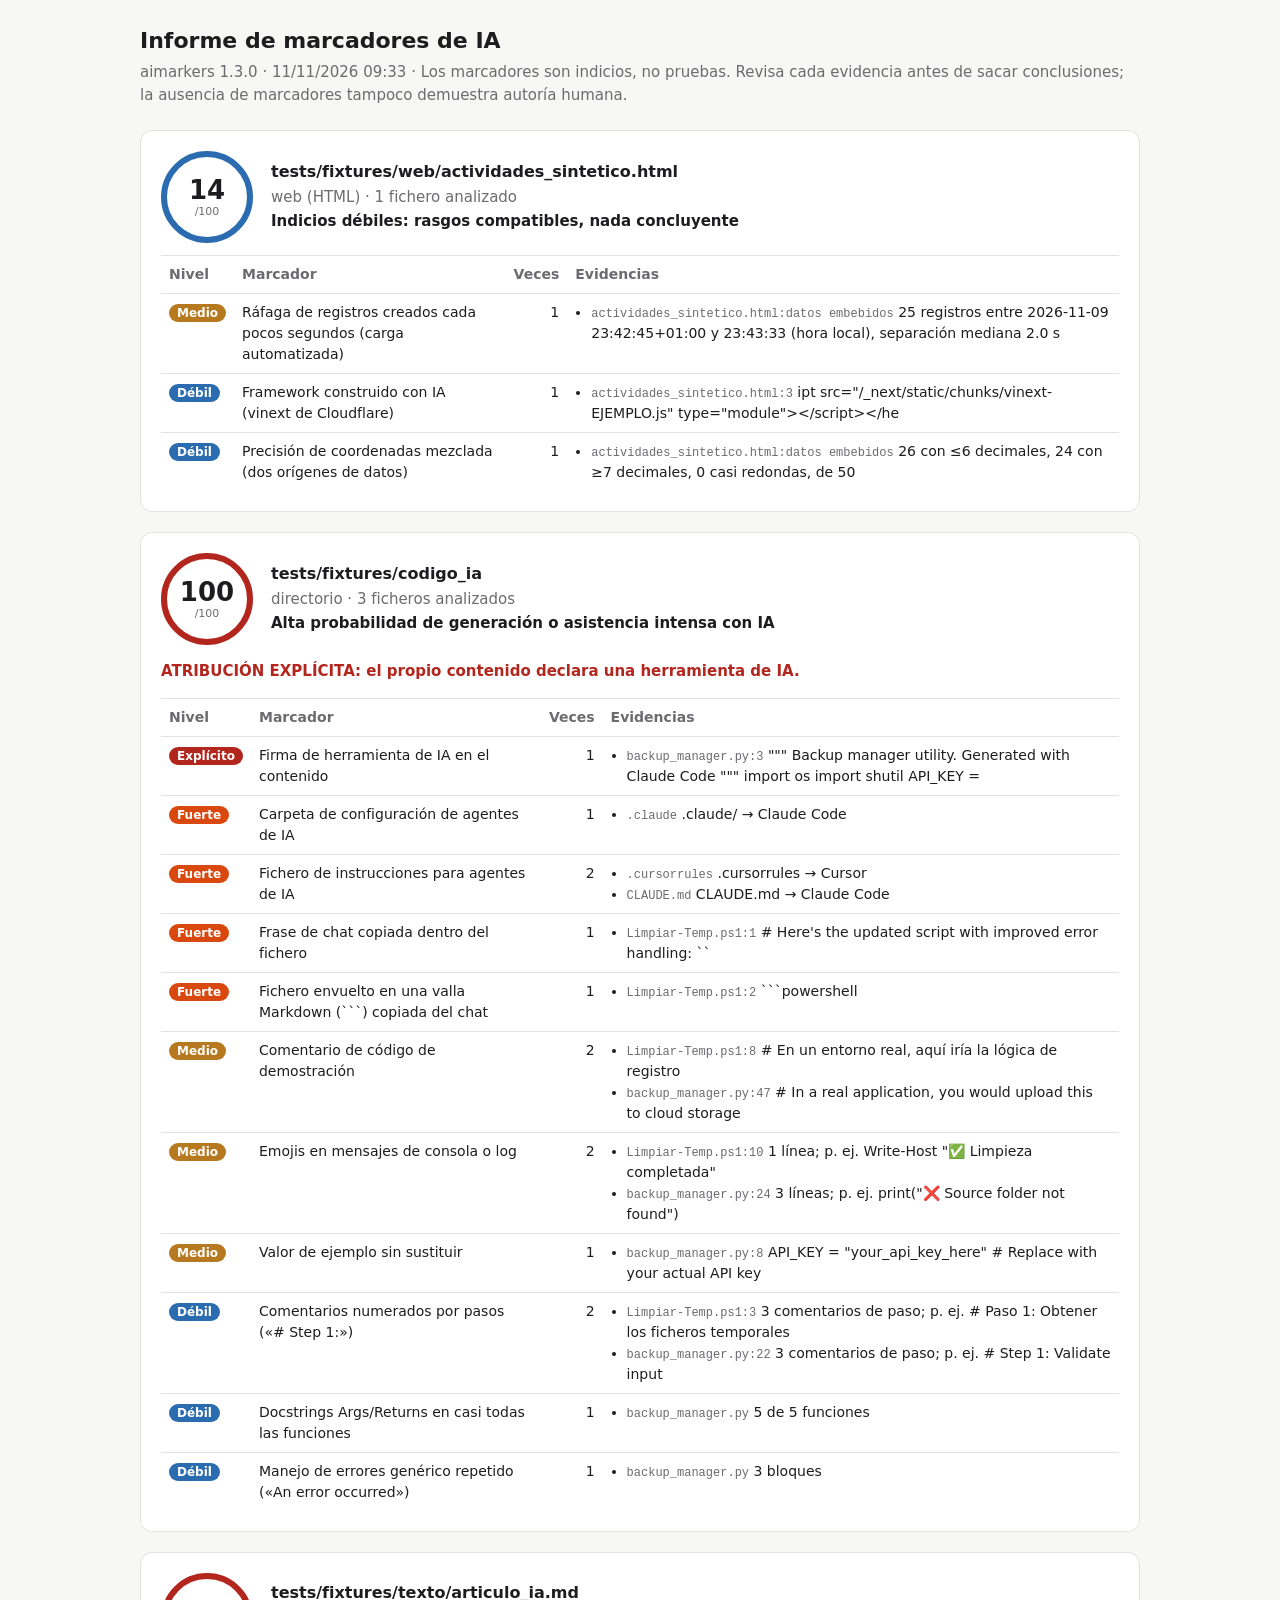
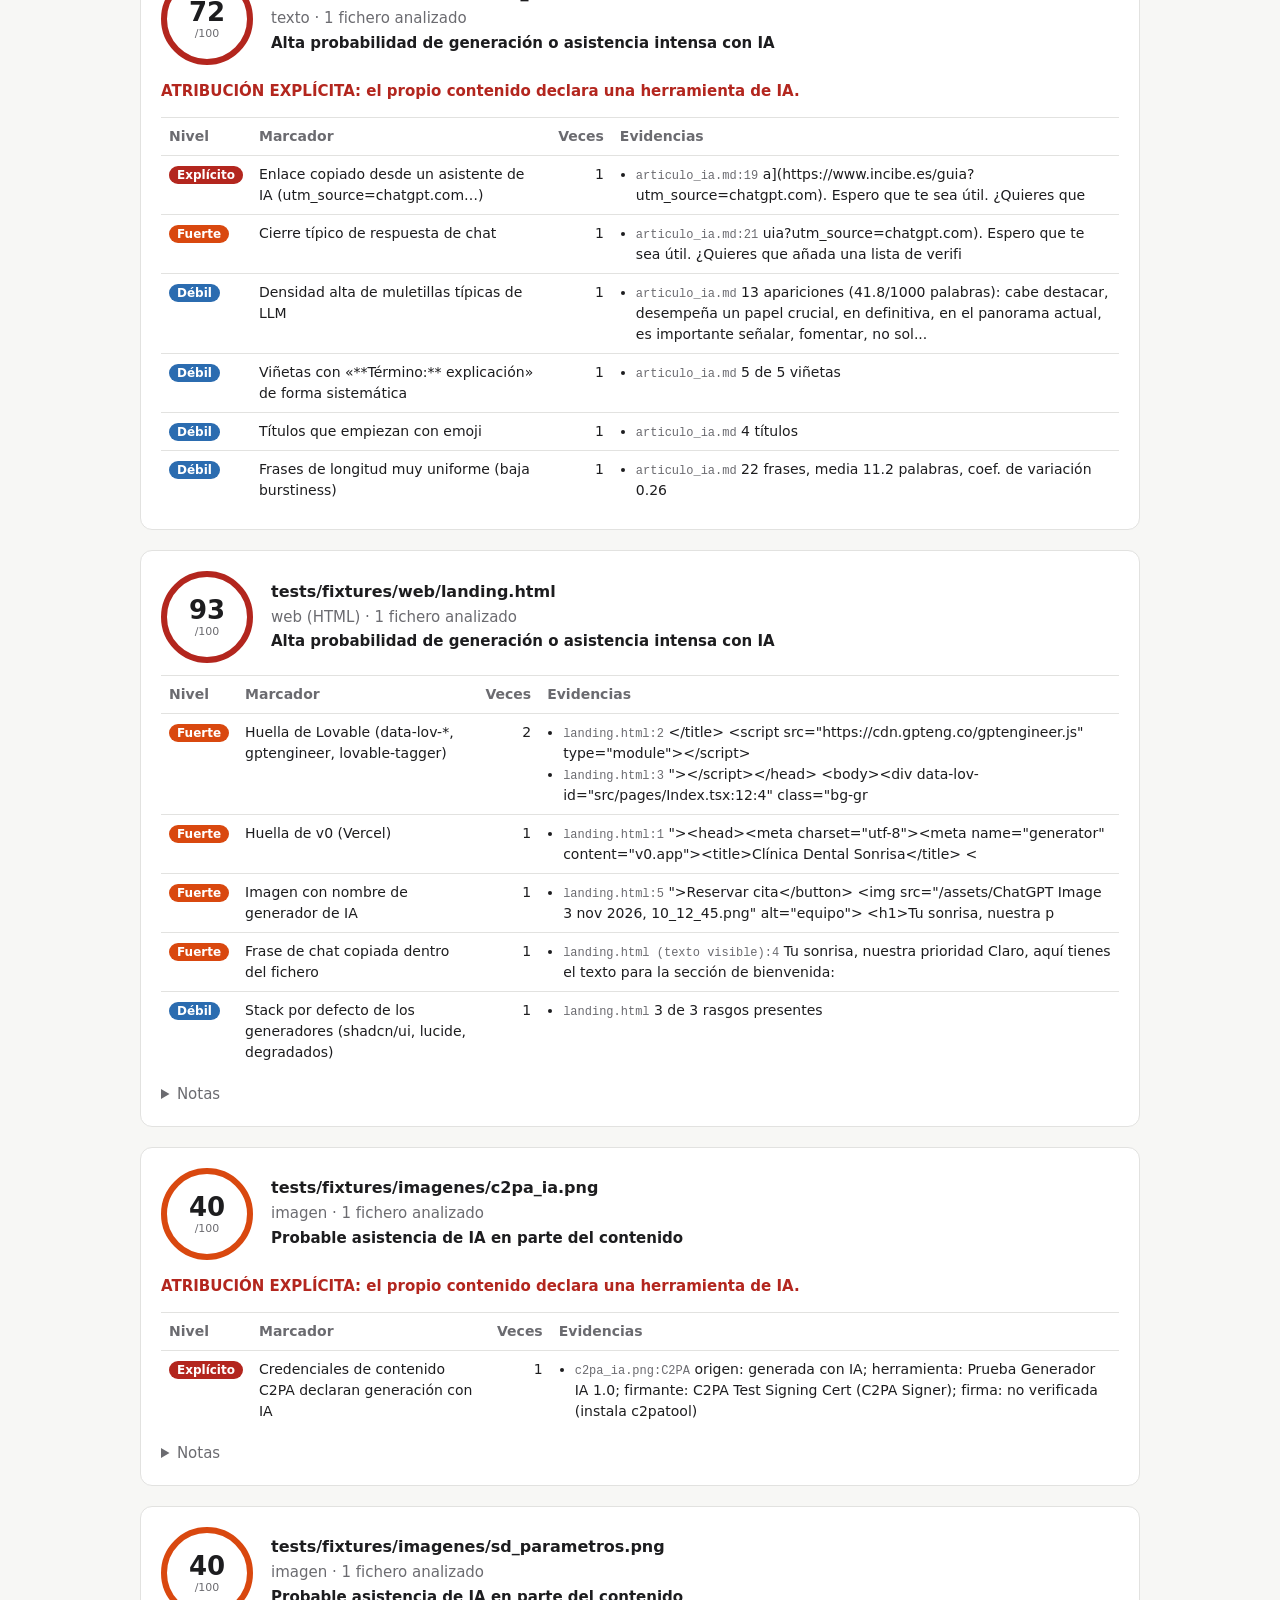
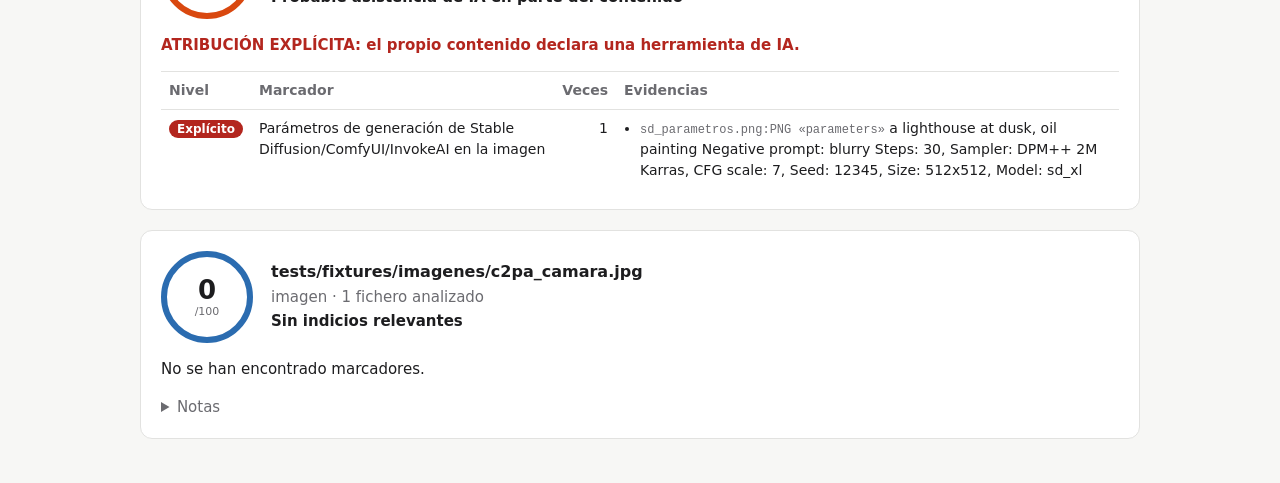
<file: ejemplos/informe_ejemplo.html>
<!doctype html>
<html lang="es"><head><meta charset="utf-8"><meta name="viewport" content="width=device-width, initial-scale=1">
<title>aimarkers · Informe de marcadores de IA</title>
<style>
:root { --bg:#f7f7f5; --card:#fff; --txt:#1d1d1f; --sub:#6b6b70; --borde:#e2e2e0;
  --exp:#b3261e; --fue:#d9480f; --med:#b7791f; --deb:#2b6cb0; }
@media (prefers-color-scheme: dark) { :root { --bg:#141416; --card:#1e1e21; --txt:#ececee; --sub:#9a9aa0;
  --borde:#2e2e33; --exp:#ff6b62; --fue:#ff8a4c; --med:#f2b84b; --deb:#6aa8ff; } }
* { box-sizing:border-box } body { margin:0; background:var(--bg); color:var(--txt);
  font:15px/1.5 system-ui,-apple-system,"Segoe UI",sans-serif; padding:24px 16px }
main { max-width:1000px; margin:0 auto } h1 { font-size:22px; margin:0 0 4px }
.aviso { color:var(--sub); margin:0 0 24px }
section { background:var(--card); border:1px solid var(--borde); border-radius:12px; padding:20px; margin-bottom:20px }
.cabecera { display:flex; gap:18px; align-items:center; margin-bottom:12px }
.cabecera h2 { font-size:16px; margin:0; word-break:break-all } .meta { color:var(--sub); margin:2px 0 }
.banda { margin:2px 0; font-weight:600 }
.marcador { flex:0 0 92px; width:92px; height:92px; border-radius:50%; display:flex; flex-direction:column;
  align-items:center; justify-content:center; border:6px solid var(--borde); line-height:1 }
.marcador span { font-size:26px; font-weight:700 } .marcador small { color:var(--sub); font-size:11px; margin-top:3px }
.alta { border-color:var(--exp) } .media { border-color:var(--fue) }
.baja { border-color:var(--med) } .nula { border-color:var(--deb) }
.explicita { color:var(--exp); font-weight:600 }
table { width:100%; border-collapse:collapse; font-size:14px } th,td { text-align:left; vertical-align:top;
  padding:8px; border-top:1px solid var(--borde) } th { color:var(--sub); font-weight:600 }
td ul { margin:0; padding-left:16px } code { font-size:12px; color:var(--sub) } .num { text-align:right }
.nivel { font-size:12px; font-weight:700; padding:2px 8px; border-radius:99px; color:#fff; white-space:nowrap }
.explicito { background:var(--exp) } .fuerte { background:var(--fue) } .medio { background:var(--med) }
.debil { background:var(--deb) } .mas { color:var(--sub); list-style:none }
details { margin-top:12px; color:var(--sub) }
@media (max-width:640px) { table, tbody, tr, td { display:block } thead { display:none }
  td { border:none; padding:4px 0 } tr { border-top:1px solid var(--borde); padding:8px 0 }
  td.num { text-align:left; color:var(--sub) } td.num::before { content:"Veces: " } }

</style></head>
<body><main>
<h1>Informe de marcadores de IA</h1>
<p class="aviso">aimarkers 1.3.0 · 11/11/2026 09:33 · Los marcadores son indicios, no pruebas. Revisa cada evidencia antes de sacar conclusiones; la ausencia de marcadores tampoco demuestra autoría humana.</p>

<section>
  <div class="cabecera">
    <div class="marcador nula"><span>14</span><small>/100</small></div>
    <div><h2>tests/fixtures/web/actividades_sintetico.html</h2>
      <p class="meta">web (HTML) · 1 fichero analizado</p>
      <p class="banda">Indicios débiles: rasgos compatibles, nada concluyente</p></div>
  </div>
  <table><thead><tr><th>Nivel</th><th>Marcador</th><th>Veces</th><th>Evidencias</th></tr></thead><tbody><tr><td><span class='nivel medio'>Medio</span></td><td>Ráfaga de registros creados cada pocos segundos (carga automatizada)</td><td class='num'>1</td><td><ul><li><code>actividades_sintetico.html:datos embebidos</code> 25 registros entre 2026-11-09 23:42:45+01:00 y 23:43:33 (hora local), separación mediana 2.0 s</li></ul></td></tr><tr><td><span class='nivel debil'>Débil</span></td><td>Framework construido con IA (vinext de Cloudflare)</td><td class='num'>1</td><td><ul><li><code>actividades_sintetico.html:3</code> ipt src=&quot;/_next/static/chunks/vinext-EJEMPLO.js&quot; type=&quot;module&quot;&gt;&lt;/script&gt;&lt;/he</li></ul></td></tr><tr><td><span class='nivel debil'>Débil</span></td><td>Precisión de coordenadas mezclada (dos orígenes de datos)</td><td class='num'>1</td><td><ul><li><code>actividades_sintetico.html:datos embebidos</code> 26 con ≤6 decimales, 24 con ≥7 decimales, 0 casi redondas, de 50</li></ul></td></tr></tbody></table>
</section>
<section>
  <div class="cabecera">
    <div class="marcador alta"><span>100</span><small>/100</small></div>
    <div><h2>tests/fixtures/codigo_ia</h2>
      <p class="meta">directorio · 3 ficheros analizados</p>
      <p class="banda">Alta probabilidad de generación o asistencia intensa con IA</p></div>
  </div>
  <p class='explicita'>ATRIBUCIÓN EXPLÍCITA: el propio contenido declara una herramienta de IA.</p><table><thead><tr><th>Nivel</th><th>Marcador</th><th>Veces</th><th>Evidencias</th></tr></thead><tbody><tr><td><span class='nivel explicito'>Explícito</span></td><td>Firma de herramienta de IA en el contenido</td><td class='num'>1</td><td><ul><li><code>backup_manager.py:3</code> &quot;&quot;&quot; Backup manager utility. Generated with Claude Code &quot;&quot;&quot; import os import shutil API_KEY =</li></ul></td></tr><tr><td><span class='nivel fuerte'>Fuerte</span></td><td>Carpeta de configuración de agentes de IA</td><td class='num'>1</td><td><ul><li><code>.claude</code> .claude/ → Claude Code</li></ul></td></tr><tr><td><span class='nivel fuerte'>Fuerte</span></td><td>Fichero de instrucciones para agentes de IA</td><td class='num'>2</td><td><ul><li><code>.cursorrules</code> .cursorrules → Cursor</li><li><code>CLAUDE.md</code> CLAUDE.md → Claude Code</li></ul></td></tr><tr><td><span class='nivel fuerte'>Fuerte</span></td><td>Frase de chat copiada dentro del fichero</td><td class='num'>1</td><td><ul><li><code>Limpiar-Temp.ps1:1</code> # Here&#x27;s the updated script with improved error handling: ``</li></ul></td></tr><tr><td><span class='nivel fuerte'>Fuerte</span></td><td>Fichero envuelto en una valla Markdown (```) copiada del chat</td><td class='num'>1</td><td><ul><li><code>Limpiar-Temp.ps1:2</code> ```powershell</li></ul></td></tr><tr><td><span class='nivel medio'>Medio</span></td><td>Comentario de código de demostración</td><td class='num'>2</td><td><ul><li><code>Limpiar-Temp.ps1:8</code> # En un entorno real, aquí iría la lógica de registro</li><li><code>backup_manager.py:47</code> # In a real application, you would upload this to cloud storage</li></ul></td></tr><tr><td><span class='nivel medio'>Medio</span></td><td>Emojis en mensajes de consola o log</td><td class='num'>2</td><td><ul><li><code>Limpiar-Temp.ps1:10</code> 1 línea; p. ej. Write-Host &quot;✅ Limpieza completada&quot;</li><li><code>backup_manager.py:24</code> 3 líneas; p. ej. print(&quot;❌ Source folder not found&quot;)</li></ul></td></tr><tr><td><span class='nivel medio'>Medio</span></td><td>Valor de ejemplo sin sustituir</td><td class='num'>1</td><td><ul><li><code>backup_manager.py:8</code> API_KEY = &quot;your_api_key_here&quot; # Replace with your actual API key</li></ul></td></tr><tr><td><span class='nivel debil'>Débil</span></td><td>Comentarios numerados por pasos («# Step 1:»)</td><td class='num'>2</td><td><ul><li><code>Limpiar-Temp.ps1:3</code> 3 comentarios de paso; p. ej. # Paso 1: Obtener los ficheros temporales</li><li><code>backup_manager.py:22</code> 3 comentarios de paso; p. ej. # Step 1: Validate input</li></ul></td></tr><tr><td><span class='nivel debil'>Débil</span></td><td>Docstrings Args/Returns en casi todas las funciones</td><td class='num'>1</td><td><ul><li><code>backup_manager.py</code> 5 de 5 funciones</li></ul></td></tr><tr><td><span class='nivel debil'>Débil</span></td><td>Manejo de errores genérico repetido («An error occurred»)</td><td class='num'>1</td><td><ul><li><code>backup_manager.py</code> 3 bloques</li></ul></td></tr></tbody></table>
</section>
<section>
  <div class="cabecera">
    <div class="marcador alta"><span>72</span><small>/100</small></div>
    <div><h2>tests/fixtures/texto/articulo_ia.md</h2>
      <p class="meta">texto · 1 fichero analizado</p>
      <p class="banda">Alta probabilidad de generación o asistencia intensa con IA</p></div>
  </div>
  <p class='explicita'>ATRIBUCIÓN EXPLÍCITA: el propio contenido declara una herramienta de IA.</p><table><thead><tr><th>Nivel</th><th>Marcador</th><th>Veces</th><th>Evidencias</th></tr></thead><tbody><tr><td><span class='nivel explicito'>Explícito</span></td><td>Enlace copiado desde un asistente de IA (utm_source=chatgpt.com…)</td><td class='num'>1</td><td><ul><li><code>articulo_ia.md:19</code> a](https://www.incibe.es/guia?utm_source=chatgpt.com). Espero que te sea útil. ¿Quieres que</li></ul></td></tr><tr><td><span class='nivel fuerte'>Fuerte</span></td><td>Cierre típico de respuesta de chat</td><td class='num'>1</td><td><ul><li><code>articulo_ia.md:21</code> uia?utm_source=chatgpt.com). Espero que te sea útil. ¿Quieres que añada una lista de verifi</li></ul></td></tr><tr><td><span class='nivel debil'>Débil</span></td><td>Densidad alta de muletillas típicas de LLM</td><td class='num'>1</td><td><ul><li><code>articulo_ia.md</code> 13 apariciones (41.8/1000 palabras): cabe destacar, desempeña un papel crucial, en definitiva, en el panorama actual, es importante señalar, fomentar, no sol...</li></ul></td></tr><tr><td><span class='nivel debil'>Débil</span></td><td>Viñetas con «**Término:** explicación» de forma sistemática</td><td class='num'>1</td><td><ul><li><code>articulo_ia.md</code> 5 de 5 viñetas</li></ul></td></tr><tr><td><span class='nivel debil'>Débil</span></td><td>Títulos que empiezan con emoji</td><td class='num'>1</td><td><ul><li><code>articulo_ia.md</code> 4 títulos</li></ul></td></tr><tr><td><span class='nivel debil'>Débil</span></td><td>Frases de longitud muy uniforme (baja burstiness)</td><td class='num'>1</td><td><ul><li><code>articulo_ia.md</code> 22 frases, media 11.2 palabras, coef. de variación 0.26</li></ul></td></tr></tbody></table>
</section>
<section>
  <div class="cabecera">
    <div class="marcador alta"><span>93</span><small>/100</small></div>
    <div><h2>tests/fixtures/web/landing.html</h2>
      <p class="meta">web (HTML) · 1 fichero analizado</p>
      <p class="banda">Alta probabilidad de generación o asistencia intensa con IA</p></div>
  </div>
  <table><thead><tr><th>Nivel</th><th>Marcador</th><th>Veces</th><th>Evidencias</th></tr></thead><tbody><tr><td><span class='nivel fuerte'>Fuerte</span></td><td>Huella de Lovable (data-lov-*, gptengineer, lovable-tagger)</td><td class='num'>2</td><td><ul><li><code>landing.html:2</code> &lt;/title&gt; &lt;script src=&quot;https://cdn.gpteng.co/gptengineer.js&quot; type=&quot;module&quot;&gt;&lt;/script&gt;</li><li><code>landing.html:3</code> &quot;&gt;&lt;/script&gt;&lt;/head&gt; &lt;body&gt;&lt;div data-lov-id=&quot;src/pages/Index.tsx:12:4&quot; class=&quot;bg-gr</li></ul></td></tr><tr><td><span class='nivel fuerte'>Fuerte</span></td><td>Huella de v0 (Vercel)</td><td class='num'>1</td><td><ul><li><code>landing.html:1</code> &quot;&gt;&lt;head&gt;&lt;meta charset=&quot;utf-8&quot;&gt;&lt;meta name=&quot;generator&quot; content=&quot;v0.app&quot;&gt;&lt;title&gt;Clínica Dental Sonrisa&lt;/title&gt; &lt;</li></ul></td></tr><tr><td><span class='nivel fuerte'>Fuerte</span></td><td>Imagen con nombre de generador de IA</td><td class='num'>1</td><td><ul><li><code>landing.html:5</code> &quot;&gt;Reservar cita&lt;/button&gt; &lt;img src=&quot;/assets/ChatGPT Image 3 nov 2026, 10_12_45.png&quot; alt=&quot;equipo&quot;&gt; &lt;h1&gt;Tu sonrisa, nuestra p</li></ul></td></tr><tr><td><span class='nivel fuerte'>Fuerte</span></td><td>Frase de chat copiada dentro del fichero</td><td class='num'>1</td><td><ul><li><code>landing.html (texto visible):4</code> Tu sonrisa, nuestra prioridad Claro, aquí tienes el texto para la sección de bienvenida:</li></ul></td></tr><tr><td><span class='nivel debil'>Débil</span></td><td>Stack por defecto de los generadores (shadcn/ui, lucide, degradados)</td><td class='num'>1</td><td><ul><li><code>landing.html</code> 3 de 3 rasgos presentes</li></ul></td></tr></tbody></table><details><summary>Notas</summary><ul><li>landing.html: meta generator = «v0.app»</li></ul></details>
</section>
<section>
  <div class="cabecera">
    <div class="marcador media"><span>40</span><small>/100</small></div>
    <div><h2>tests/fixtures/imagenes/c2pa_ia.png</h2>
      <p class="meta">imagen · 1 fichero analizado</p>
      <p class="banda">Probable asistencia de IA en parte del contenido</p></div>
  </div>
  <p class='explicita'>ATRIBUCIÓN EXPLÍCITA: el propio contenido declara una herramienta de IA.</p><table><thead><tr><th>Nivel</th><th>Marcador</th><th>Veces</th><th>Evidencias</th></tr></thead><tbody><tr><td><span class='nivel explicito'>Explícito</span></td><td>Credenciales de contenido C2PA declaran generación con IA</td><td class='num'>1</td><td><ul><li><code>c2pa_ia.png:C2PA</code> origen: generada con IA; herramienta: Prueba Generador IA 1.0; firmante: C2PA Test Signing Cert (C2PA Signer); firma: no verificada (instala c2patool)</li></ul></td></tr></tbody></table><details><summary>Notas</summary><ul><li>c2patool no está instalado: las firmas C2PA no se han verificado (brew install c2patool).</li></ul></details>
</section>
<section>
  <div class="cabecera">
    <div class="marcador media"><span>40</span><small>/100</small></div>
    <div><h2>tests/fixtures/imagenes/sd_parametros.png</h2>
      <p class="meta">imagen · 1 fichero analizado</p>
      <p class="banda">Probable asistencia de IA en parte del contenido</p></div>
  </div>
  <p class='explicita'>ATRIBUCIÓN EXPLÍCITA: el propio contenido declara una herramienta de IA.</p><table><thead><tr><th>Nivel</th><th>Marcador</th><th>Veces</th><th>Evidencias</th></tr></thead><tbody><tr><td><span class='nivel explicito'>Explícito</span></td><td>Parámetros de generación de Stable Diffusion/ComfyUI/InvokeAI en la imagen</td><td class='num'>1</td><td><ul><li><code>sd_parametros.png:PNG «parameters»</code> a lighthouse at dusk, oil painting Negative prompt: blurry Steps: 30, Sampler: DPM++ 2M Karras, CFG scale: 7, Seed: 12345, Size: 512x512, Model: sd_xl</li></ul></td></tr></tbody></table>
</section>
<section>
  <div class="cabecera">
    <div class="marcador nula"><span>0</span><small>/100</small></div>
    <div><h2>tests/fixtures/imagenes/c2pa_camara.jpg</h2>
      <p class="meta">imagen · 1 fichero analizado</p>
      <p class="banda">Sin indicios relevantes</p></div>
  </div>
  <p>No se han encontrado marcadores.</p><details><summary>Notas</summary><ul><li>c2patool no está instalado: las firmas C2PA no se han verificado (brew install c2patool).</li><li>c2pa_camara.jpg: credenciales C2PA sin declaración de IA (origen: captura digital (cámara); herramienta: Prueba Cámara 2.3; firmante: C2PA Test Signing Cert (C2PA Signer); firma: no verificada (instala c2patool)).</li></ul></details>
</section>
</main></body></html>
</file>
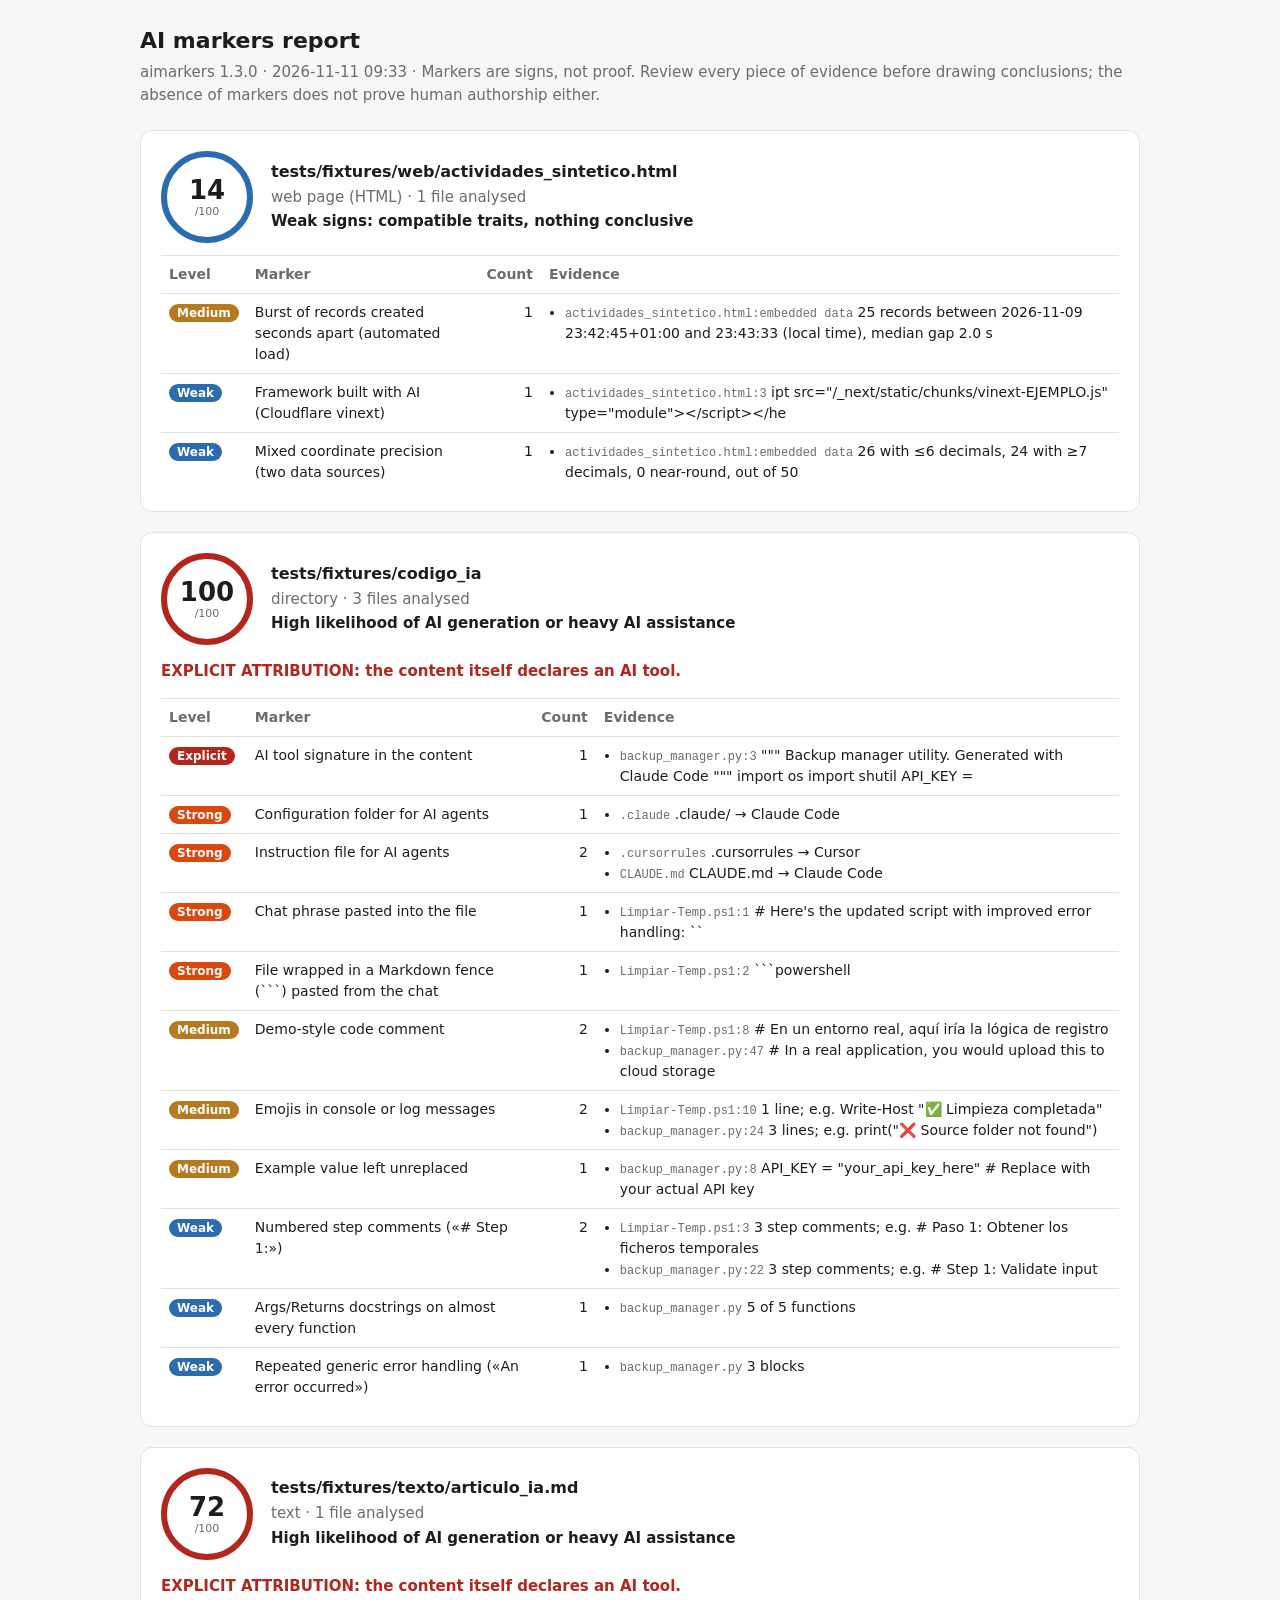
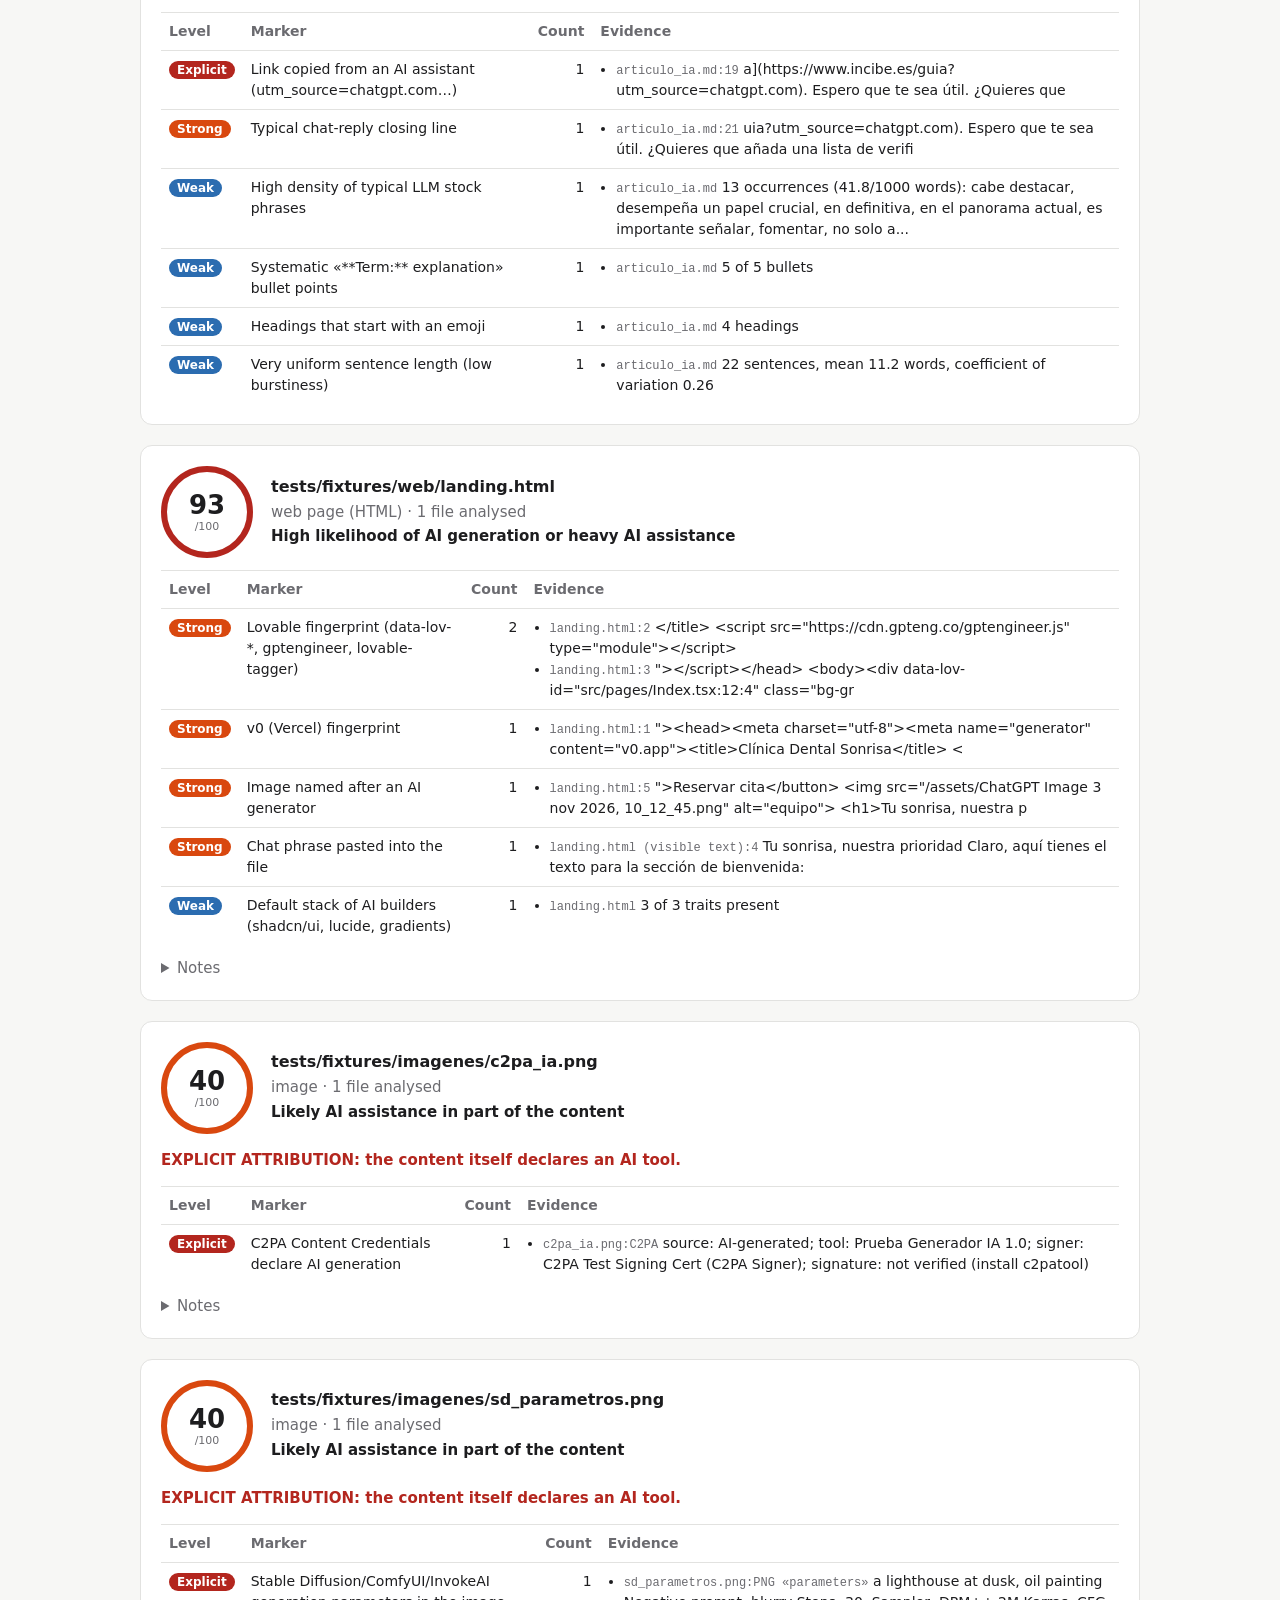
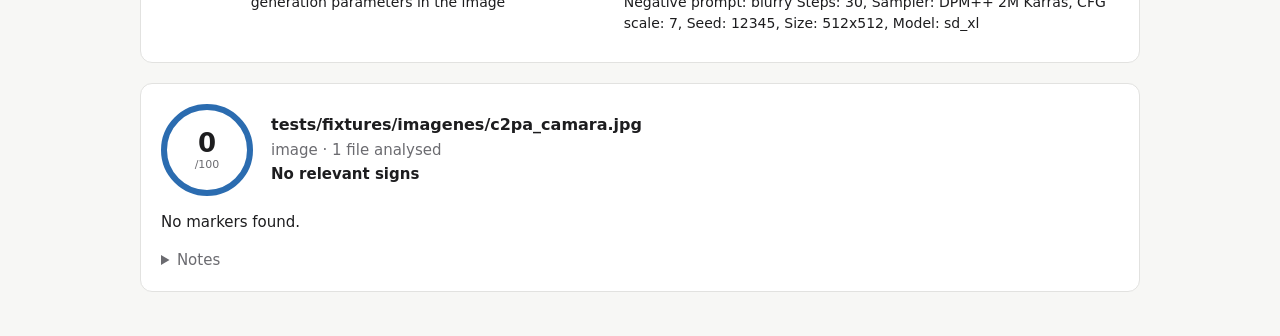
<file: ejemplos/report_example.html>
<!doctype html>
<html lang="en"><head><meta charset="utf-8"><meta name="viewport" content="width=device-width, initial-scale=1">
<title>aimarkers · AI markers report</title>
<style>
:root { --bg:#f7f7f5; --card:#fff; --txt:#1d1d1f; --sub:#6b6b70; --borde:#e2e2e0;
  --exp:#b3261e; --fue:#d9480f; --med:#b7791f; --deb:#2b6cb0; }
@media (prefers-color-scheme: dark) { :root { --bg:#141416; --card:#1e1e21; --txt:#ececee; --sub:#9a9aa0;
  --borde:#2e2e33; --exp:#ff6b62; --fue:#ff8a4c; --med:#f2b84b; --deb:#6aa8ff; } }
* { box-sizing:border-box } body { margin:0; background:var(--bg); color:var(--txt);
  font:15px/1.5 system-ui,-apple-system,"Segoe UI",sans-serif; padding:24px 16px }
main { max-width:1000px; margin:0 auto } h1 { font-size:22px; margin:0 0 4px }
.aviso { color:var(--sub); margin:0 0 24px }
section { background:var(--card); border:1px solid var(--borde); border-radius:12px; padding:20px; margin-bottom:20px }
.cabecera { display:flex; gap:18px; align-items:center; margin-bottom:12px }
.cabecera h2 { font-size:16px; margin:0; word-break:break-all } .meta { color:var(--sub); margin:2px 0 }
.banda { margin:2px 0; font-weight:600 }
.marcador { flex:0 0 92px; width:92px; height:92px; border-radius:50%; display:flex; flex-direction:column;
  align-items:center; justify-content:center; border:6px solid var(--borde); line-height:1 }
.marcador span { font-size:26px; font-weight:700 } .marcador small { color:var(--sub); font-size:11px; margin-top:3px }
.alta { border-color:var(--exp) } .media { border-color:var(--fue) }
.baja { border-color:var(--med) } .nula { border-color:var(--deb) }
.explicita { color:var(--exp); font-weight:600 }
table { width:100%; border-collapse:collapse; font-size:14px } th,td { text-align:left; vertical-align:top;
  padding:8px; border-top:1px solid var(--borde) } th { color:var(--sub); font-weight:600 }
td ul { margin:0; padding-left:16px } code { font-size:12px; color:var(--sub) } .num { text-align:right }
.nivel { font-size:12px; font-weight:700; padding:2px 8px; border-radius:99px; color:#fff; white-space:nowrap }
.explicito { background:var(--exp) } .fuerte { background:var(--fue) } .medio { background:var(--med) }
.debil { background:var(--deb) } .mas { color:var(--sub); list-style:none }
details { margin-top:12px; color:var(--sub) }
@media (max-width:640px) { table, tbody, tr, td { display:block } thead { display:none }
  td { border:none; padding:4px 0 } tr { border-top:1px solid var(--borde); padding:8px 0 }
  td.num { text-align:left; color:var(--sub) } td.num::before { content:"Count: " } }

</style></head>
<body><main>
<h1>AI markers report</h1>
<p class="aviso">aimarkers 1.3.0 · 2026-11-11 09:33 · Markers are signs, not proof. Review every piece of evidence before drawing conclusions; the absence of markers does not prove human authorship either.</p>

<section>
  <div class="cabecera">
    <div class="marcador nula"><span>14</span><small>/100</small></div>
    <div><h2>tests/fixtures/web/actividades_sintetico.html</h2>
      <p class="meta">web page (HTML) · 1 file analysed</p>
      <p class="banda">Weak signs: compatible traits, nothing conclusive</p></div>
  </div>
  <table><thead><tr><th>Level</th><th>Marker</th><th>Count</th><th>Evidence</th></tr></thead><tbody><tr><td><span class='nivel medio'>Medium</span></td><td>Burst of records created seconds apart (automated load)</td><td class='num'>1</td><td><ul><li><code>actividades_sintetico.html:embedded data</code> 25 records between 2026-11-09 23:42:45+01:00 and 23:43:33 (local time), median gap 2.0 s</li></ul></td></tr><tr><td><span class='nivel debil'>Weak</span></td><td>Framework built with AI (Cloudflare vinext)</td><td class='num'>1</td><td><ul><li><code>actividades_sintetico.html:3</code> ipt src=&quot;/_next/static/chunks/vinext-EJEMPLO.js&quot; type=&quot;module&quot;&gt;&lt;/script&gt;&lt;/he</li></ul></td></tr><tr><td><span class='nivel debil'>Weak</span></td><td>Mixed coordinate precision (two data sources)</td><td class='num'>1</td><td><ul><li><code>actividades_sintetico.html:embedded data</code> 26 with ≤6 decimals, 24 with ≥7 decimals, 0 near-round, out of 50</li></ul></td></tr></tbody></table>
</section>
<section>
  <div class="cabecera">
    <div class="marcador alta"><span>100</span><small>/100</small></div>
    <div><h2>tests/fixtures/codigo_ia</h2>
      <p class="meta">directory · 3 files analysed</p>
      <p class="banda">High likelihood of AI generation or heavy AI assistance</p></div>
  </div>
  <p class='explicita'>EXPLICIT ATTRIBUTION: the content itself declares an AI tool.</p><table><thead><tr><th>Level</th><th>Marker</th><th>Count</th><th>Evidence</th></tr></thead><tbody><tr><td><span class='nivel explicito'>Explicit</span></td><td>AI tool signature in the content</td><td class='num'>1</td><td><ul><li><code>backup_manager.py:3</code> &quot;&quot;&quot; Backup manager utility. Generated with Claude Code &quot;&quot;&quot; import os import shutil API_KEY =</li></ul></td></tr><tr><td><span class='nivel fuerte'>Strong</span></td><td>Configuration folder for AI agents</td><td class='num'>1</td><td><ul><li><code>.claude</code> .claude/ → Claude Code</li></ul></td></tr><tr><td><span class='nivel fuerte'>Strong</span></td><td>Instruction file for AI agents</td><td class='num'>2</td><td><ul><li><code>.cursorrules</code> .cursorrules → Cursor</li><li><code>CLAUDE.md</code> CLAUDE.md → Claude Code</li></ul></td></tr><tr><td><span class='nivel fuerte'>Strong</span></td><td>Chat phrase pasted into the file</td><td class='num'>1</td><td><ul><li><code>Limpiar-Temp.ps1:1</code> # Here&#x27;s the updated script with improved error handling: ``</li></ul></td></tr><tr><td><span class='nivel fuerte'>Strong</span></td><td>File wrapped in a Markdown fence (```) pasted from the chat</td><td class='num'>1</td><td><ul><li><code>Limpiar-Temp.ps1:2</code> ```powershell</li></ul></td></tr><tr><td><span class='nivel medio'>Medium</span></td><td>Demo-style code comment</td><td class='num'>2</td><td><ul><li><code>Limpiar-Temp.ps1:8</code> # En un entorno real, aquí iría la lógica de registro</li><li><code>backup_manager.py:47</code> # In a real application, you would upload this to cloud storage</li></ul></td></tr><tr><td><span class='nivel medio'>Medium</span></td><td>Emojis in console or log messages</td><td class='num'>2</td><td><ul><li><code>Limpiar-Temp.ps1:10</code> 1 line; e.g. Write-Host &quot;✅ Limpieza completada&quot;</li><li><code>backup_manager.py:24</code> 3 lines; e.g. print(&quot;❌ Source folder not found&quot;)</li></ul></td></tr><tr><td><span class='nivel medio'>Medium</span></td><td>Example value left unreplaced</td><td class='num'>1</td><td><ul><li><code>backup_manager.py:8</code> API_KEY = &quot;your_api_key_here&quot; # Replace with your actual API key</li></ul></td></tr><tr><td><span class='nivel debil'>Weak</span></td><td>Numbered step comments («# Step 1:»)</td><td class='num'>2</td><td><ul><li><code>Limpiar-Temp.ps1:3</code> 3 step comments; e.g. # Paso 1: Obtener los ficheros temporales</li><li><code>backup_manager.py:22</code> 3 step comments; e.g. # Step 1: Validate input</li></ul></td></tr><tr><td><span class='nivel debil'>Weak</span></td><td>Args/Returns docstrings on almost every function</td><td class='num'>1</td><td><ul><li><code>backup_manager.py</code> 5 of 5 functions</li></ul></td></tr><tr><td><span class='nivel debil'>Weak</span></td><td>Repeated generic error handling («An error occurred»)</td><td class='num'>1</td><td><ul><li><code>backup_manager.py</code> 3 blocks</li></ul></td></tr></tbody></table>
</section>
<section>
  <div class="cabecera">
    <div class="marcador alta"><span>72</span><small>/100</small></div>
    <div><h2>tests/fixtures/texto/articulo_ia.md</h2>
      <p class="meta">text · 1 file analysed</p>
      <p class="banda">High likelihood of AI generation or heavy AI assistance</p></div>
  </div>
  <p class='explicita'>EXPLICIT ATTRIBUTION: the content itself declares an AI tool.</p><table><thead><tr><th>Level</th><th>Marker</th><th>Count</th><th>Evidence</th></tr></thead><tbody><tr><td><span class='nivel explicito'>Explicit</span></td><td>Link copied from an AI assistant (utm_source=chatgpt.com…)</td><td class='num'>1</td><td><ul><li><code>articulo_ia.md:19</code> a](https://www.incibe.es/guia?utm_source=chatgpt.com). Espero que te sea útil. ¿Quieres que</li></ul></td></tr><tr><td><span class='nivel fuerte'>Strong</span></td><td>Typical chat-reply closing line</td><td class='num'>1</td><td><ul><li><code>articulo_ia.md:21</code> uia?utm_source=chatgpt.com). Espero que te sea útil. ¿Quieres que añada una lista de verifi</li></ul></td></tr><tr><td><span class='nivel debil'>Weak</span></td><td>High density of typical LLM stock phrases</td><td class='num'>1</td><td><ul><li><code>articulo_ia.md</code> 13 occurrences (41.8/1000 words): cabe destacar, desempeña un papel crucial, en definitiva, en el panorama actual, es importante señalar, fomentar, no solo a...</li></ul></td></tr><tr><td><span class='nivel debil'>Weak</span></td><td>Systematic «**Term:** explanation» bullet points</td><td class='num'>1</td><td><ul><li><code>articulo_ia.md</code> 5 of 5 bullets</li></ul></td></tr><tr><td><span class='nivel debil'>Weak</span></td><td>Headings that start with an emoji</td><td class='num'>1</td><td><ul><li><code>articulo_ia.md</code> 4 headings</li></ul></td></tr><tr><td><span class='nivel debil'>Weak</span></td><td>Very uniform sentence length (low burstiness)</td><td class='num'>1</td><td><ul><li><code>articulo_ia.md</code> 22 sentences, mean 11.2 words, coefficient of variation 0.26</li></ul></td></tr></tbody></table>
</section>
<section>
  <div class="cabecera">
    <div class="marcador alta"><span>93</span><small>/100</small></div>
    <div><h2>tests/fixtures/web/landing.html</h2>
      <p class="meta">web page (HTML) · 1 file analysed</p>
      <p class="banda">High likelihood of AI generation or heavy AI assistance</p></div>
  </div>
  <table><thead><tr><th>Level</th><th>Marker</th><th>Count</th><th>Evidence</th></tr></thead><tbody><tr><td><span class='nivel fuerte'>Strong</span></td><td>Lovable fingerprint (data-lov-*, gptengineer, lovable-tagger)</td><td class='num'>2</td><td><ul><li><code>landing.html:2</code> &lt;/title&gt; &lt;script src=&quot;https://cdn.gpteng.co/gptengineer.js&quot; type=&quot;module&quot;&gt;&lt;/script&gt;</li><li><code>landing.html:3</code> &quot;&gt;&lt;/script&gt;&lt;/head&gt; &lt;body&gt;&lt;div data-lov-id=&quot;src/pages/Index.tsx:12:4&quot; class=&quot;bg-gr</li></ul></td></tr><tr><td><span class='nivel fuerte'>Strong</span></td><td>v0 (Vercel) fingerprint</td><td class='num'>1</td><td><ul><li><code>landing.html:1</code> &quot;&gt;&lt;head&gt;&lt;meta charset=&quot;utf-8&quot;&gt;&lt;meta name=&quot;generator&quot; content=&quot;v0.app&quot;&gt;&lt;title&gt;Clínica Dental Sonrisa&lt;/title&gt; &lt;</li></ul></td></tr><tr><td><span class='nivel fuerte'>Strong</span></td><td>Image named after an AI generator</td><td class='num'>1</td><td><ul><li><code>landing.html:5</code> &quot;&gt;Reservar cita&lt;/button&gt; &lt;img src=&quot;/assets/ChatGPT Image 3 nov 2026, 10_12_45.png&quot; alt=&quot;equipo&quot;&gt; &lt;h1&gt;Tu sonrisa, nuestra p</li></ul></td></tr><tr><td><span class='nivel fuerte'>Strong</span></td><td>Chat phrase pasted into the file</td><td class='num'>1</td><td><ul><li><code>landing.html (visible text):4</code> Tu sonrisa, nuestra prioridad Claro, aquí tienes el texto para la sección de bienvenida:</li></ul></td></tr><tr><td><span class='nivel debil'>Weak</span></td><td>Default stack of AI builders (shadcn/ui, lucide, gradients)</td><td class='num'>1</td><td><ul><li><code>landing.html</code> 3 of 3 traits present</li></ul></td></tr></tbody></table><details><summary>Notes</summary><ul><li>landing.html: meta generator = «v0.app»</li></ul></details>
</section>
<section>
  <div class="cabecera">
    <div class="marcador media"><span>40</span><small>/100</small></div>
    <div><h2>tests/fixtures/imagenes/c2pa_ia.png</h2>
      <p class="meta">image · 1 file analysed</p>
      <p class="banda">Likely AI assistance in part of the content</p></div>
  </div>
  <p class='explicita'>EXPLICIT ATTRIBUTION: the content itself declares an AI tool.</p><table><thead><tr><th>Level</th><th>Marker</th><th>Count</th><th>Evidence</th></tr></thead><tbody><tr><td><span class='nivel explicito'>Explicit</span></td><td>C2PA Content Credentials declare AI generation</td><td class='num'>1</td><td><ul><li><code>c2pa_ia.png:C2PA</code> source: AI-generated; tool: Prueba Generador IA 1.0; signer: C2PA Test Signing Cert (C2PA Signer); signature: not verified (install c2patool)</li></ul></td></tr></tbody></table><details><summary>Notes</summary><ul><li>c2patool is not installed: C2PA signatures were not verified (brew install c2patool).</li></ul></details>
</section>
<section>
  <div class="cabecera">
    <div class="marcador media"><span>40</span><small>/100</small></div>
    <div><h2>tests/fixtures/imagenes/sd_parametros.png</h2>
      <p class="meta">image · 1 file analysed</p>
      <p class="banda">Likely AI assistance in part of the content</p></div>
  </div>
  <p class='explicita'>EXPLICIT ATTRIBUTION: the content itself declares an AI tool.</p><table><thead><tr><th>Level</th><th>Marker</th><th>Count</th><th>Evidence</th></tr></thead><tbody><tr><td><span class='nivel explicito'>Explicit</span></td><td>Stable Diffusion/ComfyUI/InvokeAI generation parameters in the image</td><td class='num'>1</td><td><ul><li><code>sd_parametros.png:PNG «parameters»</code> a lighthouse at dusk, oil painting Negative prompt: blurry Steps: 30, Sampler: DPM++ 2M Karras, CFG scale: 7, Seed: 12345, Size: 512x512, Model: sd_xl</li></ul></td></tr></tbody></table>
</section>
<section>
  <div class="cabecera">
    <div class="marcador nula"><span>0</span><small>/100</small></div>
    <div><h2>tests/fixtures/imagenes/c2pa_camara.jpg</h2>
      <p class="meta">image · 1 file analysed</p>
      <p class="banda">No relevant signs</p></div>
  </div>
  <p>No markers found.</p><details><summary>Notes</summary><ul><li>c2patool is not installed: C2PA signatures were not verified (brew install c2patool).</li><li>c2pa_camara.jpg: C2PA credentials without an AI declaration (source: digital capture (camera); tool: Prueba Cámara 2.3; signer: C2PA Test Signing Cert (C2PA Signer); signature: not verified (install c2patool)).</li></ul></details>
</section>
</main></body></html>
</file>
